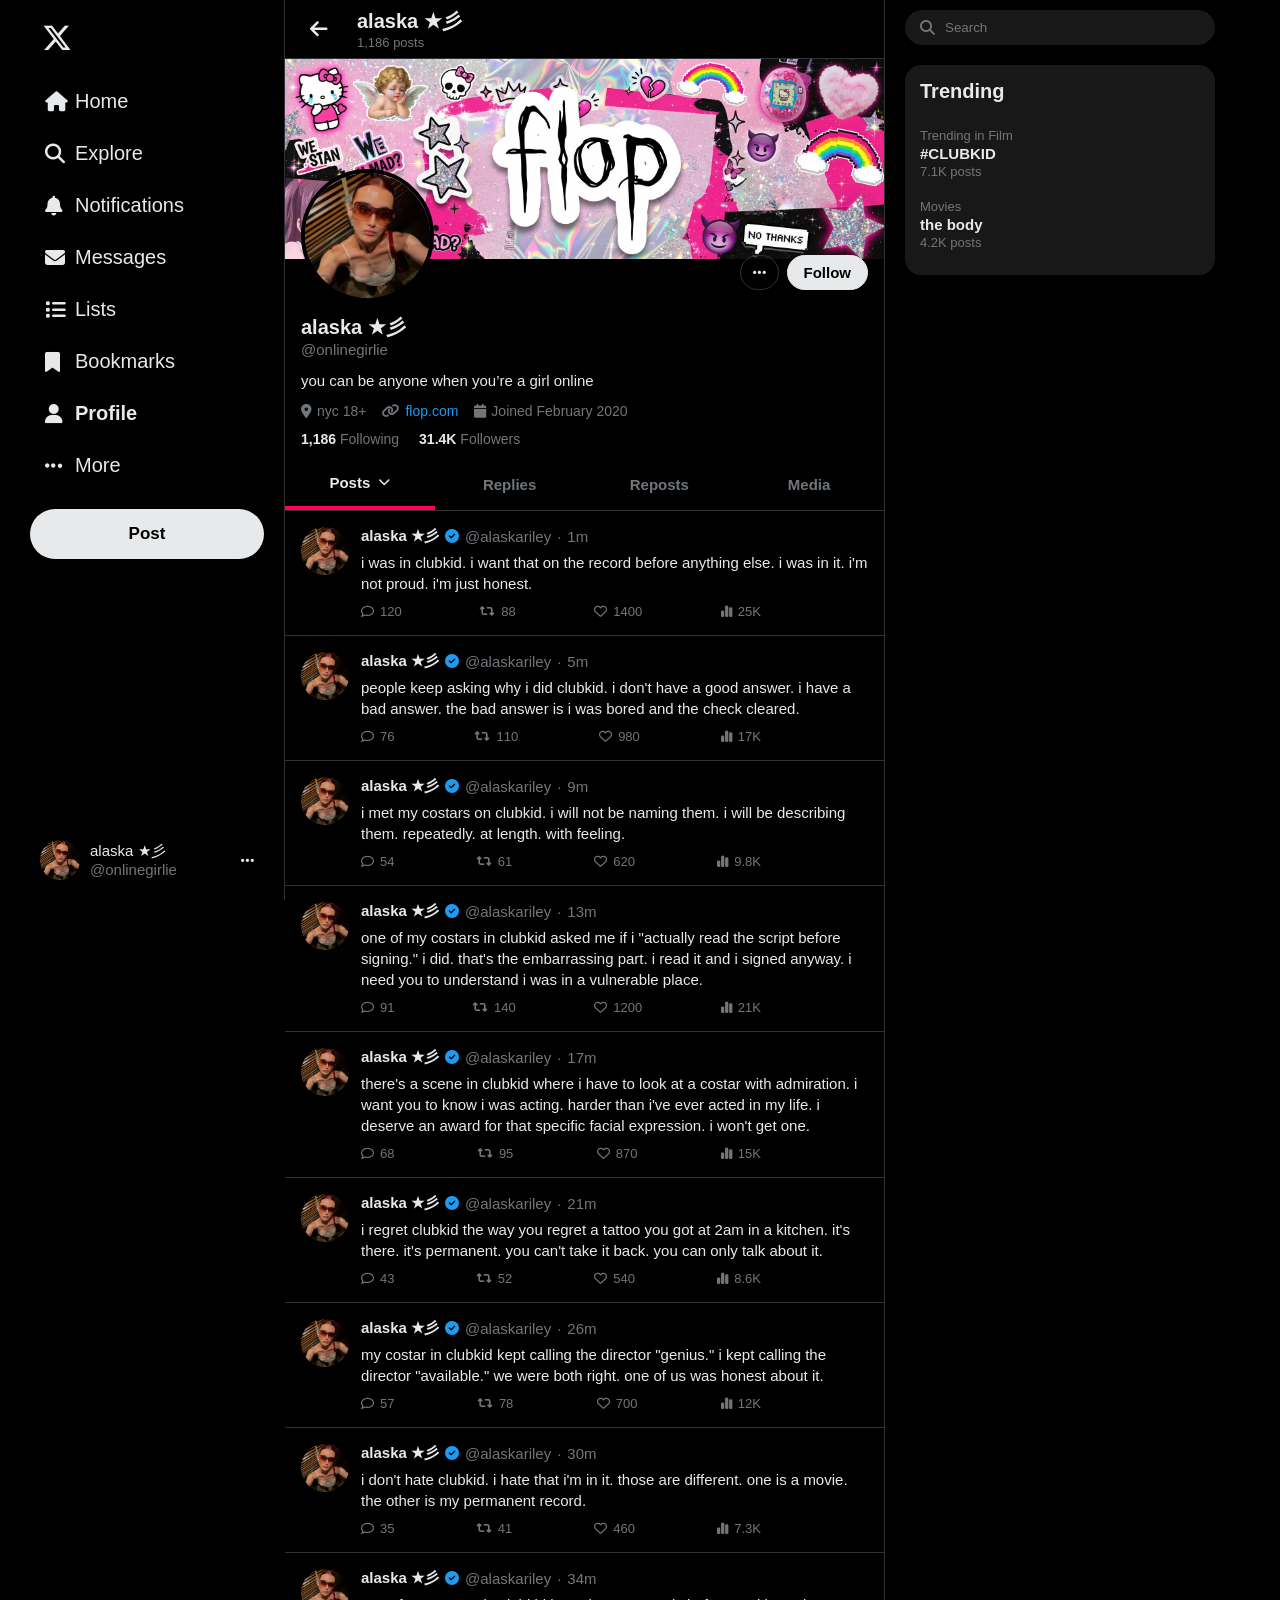
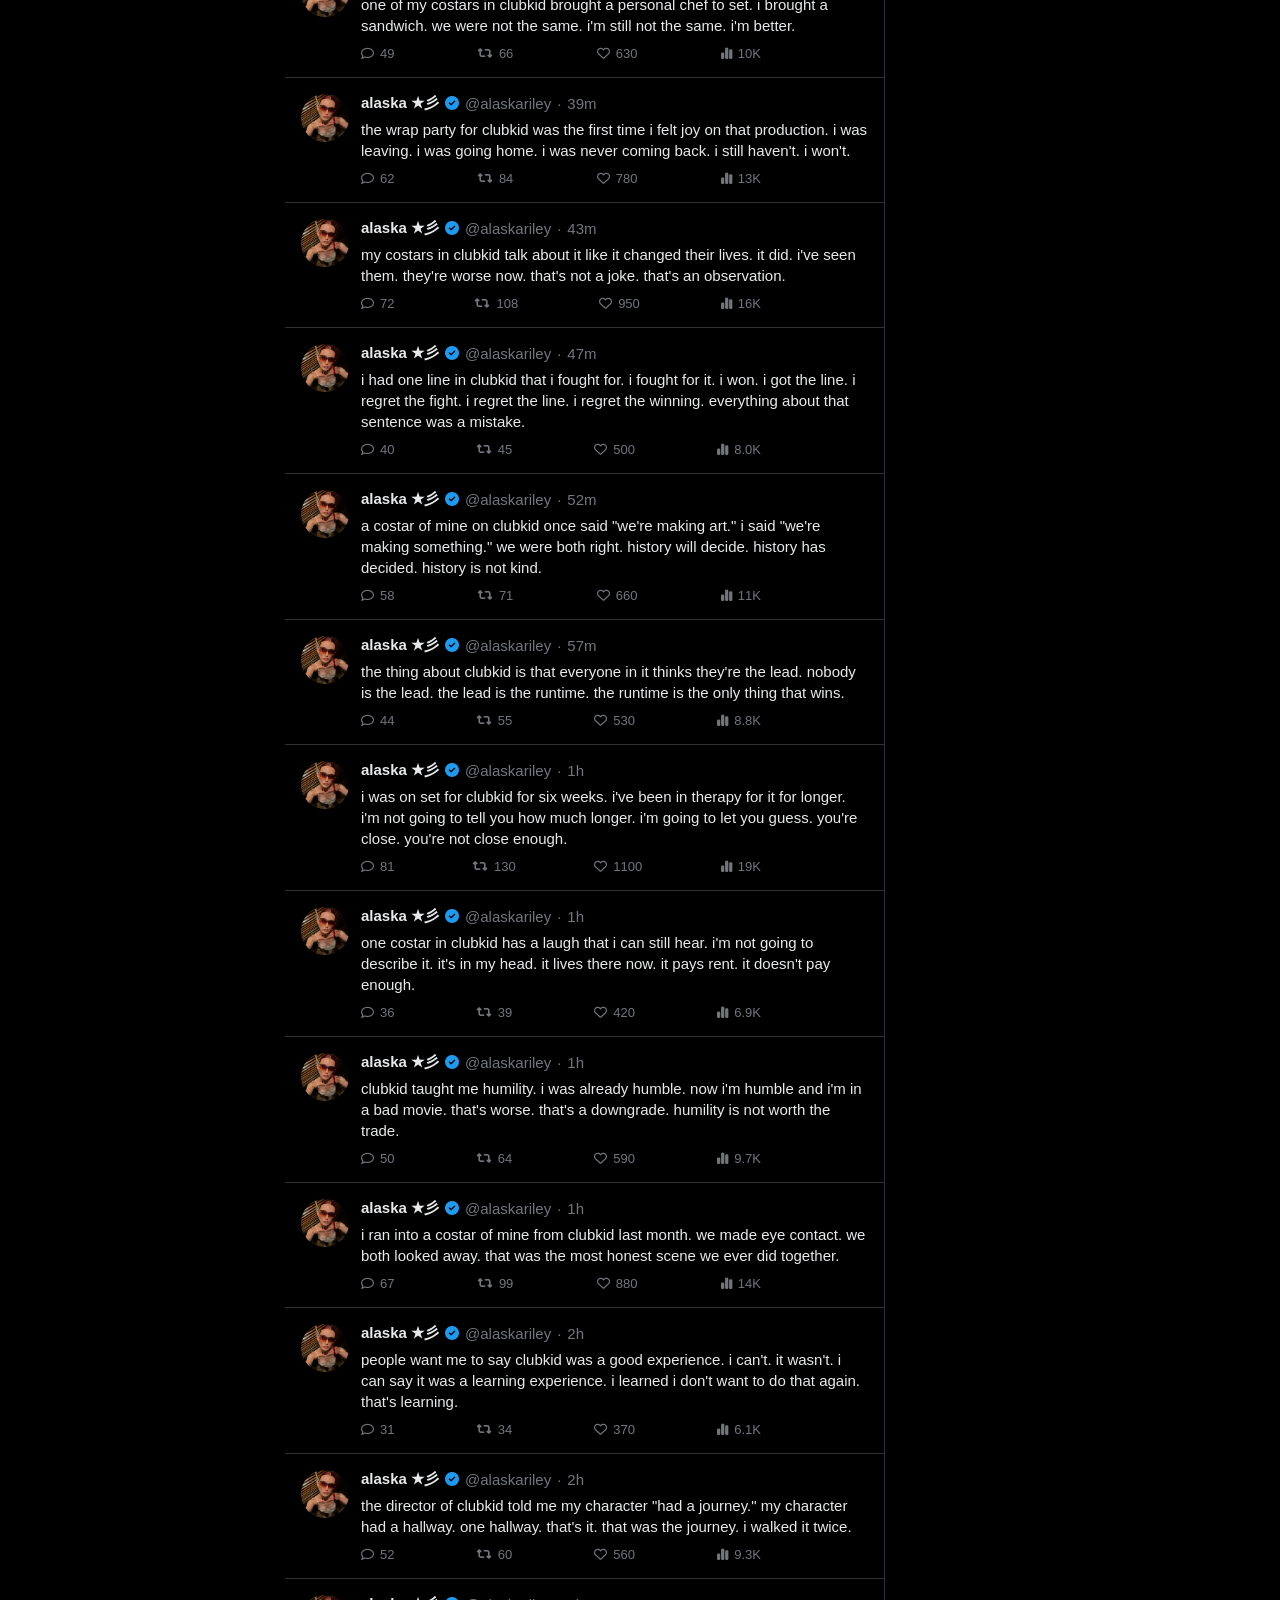
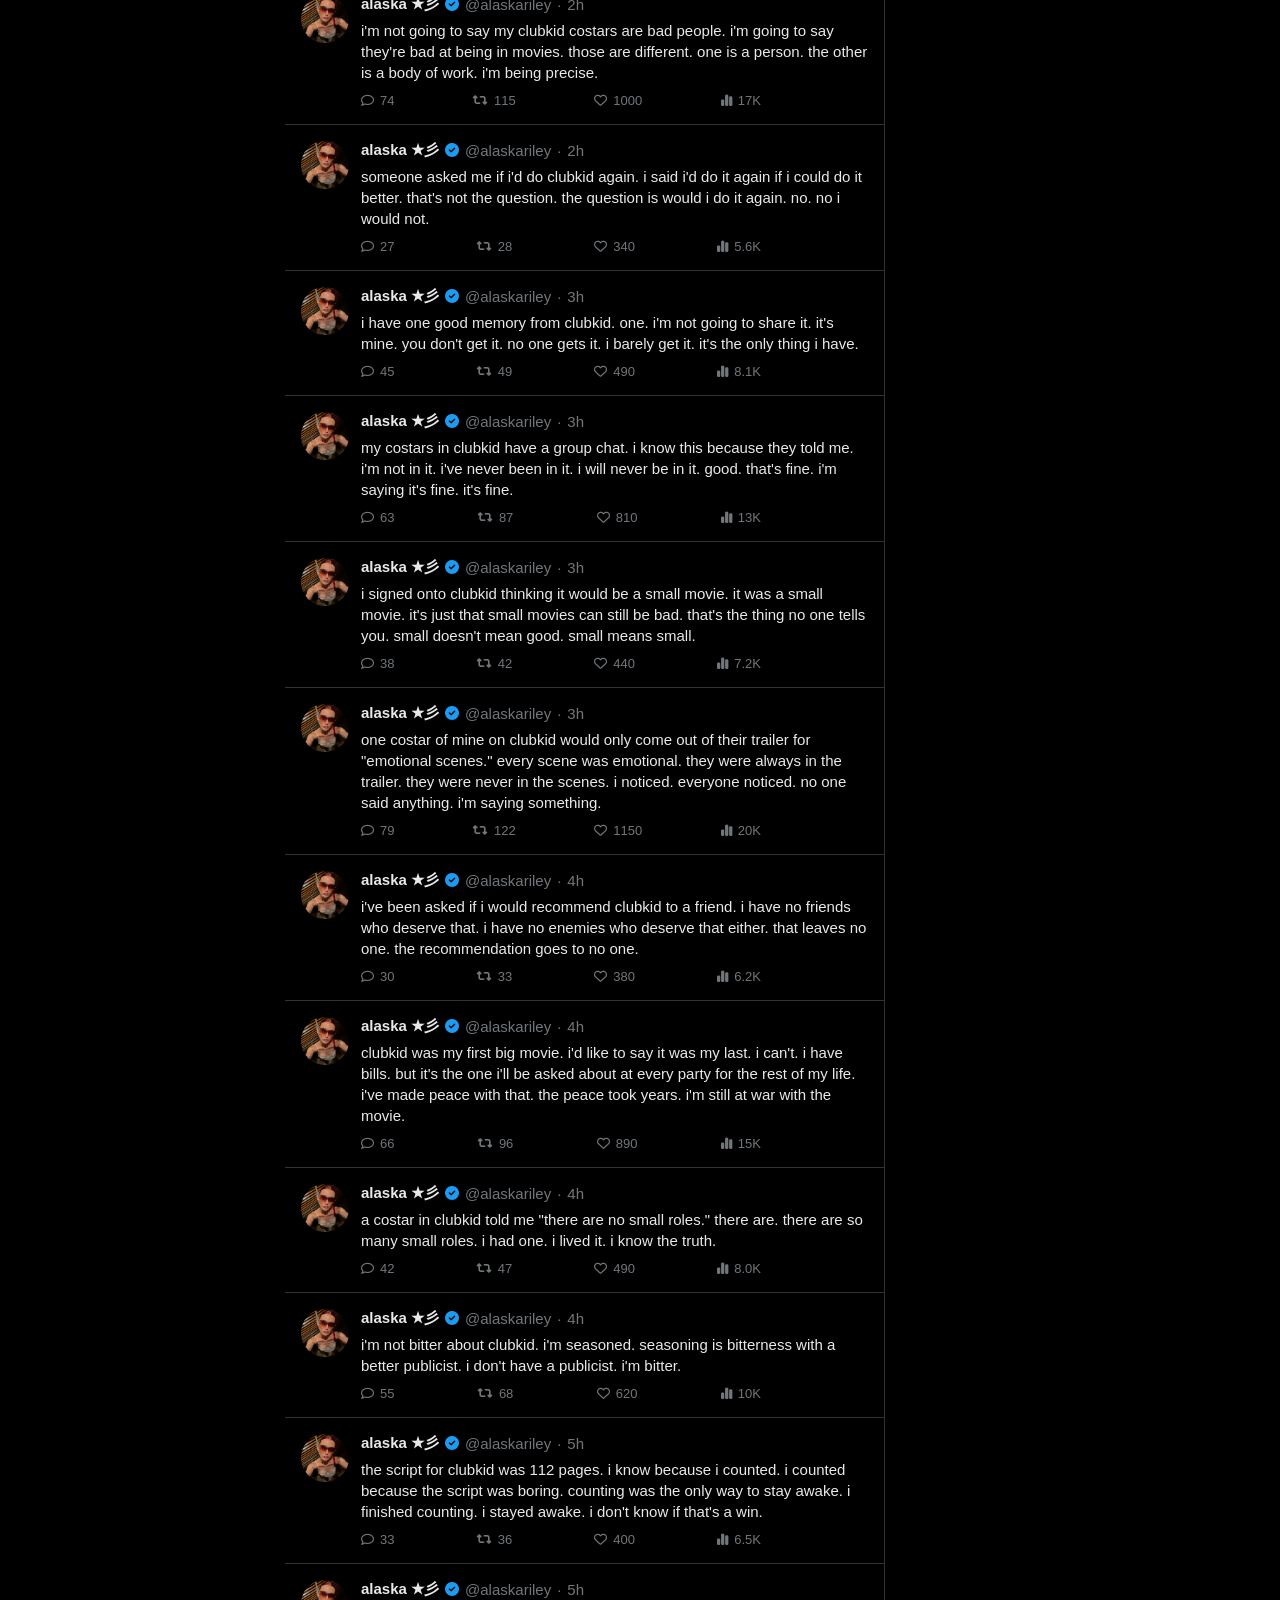
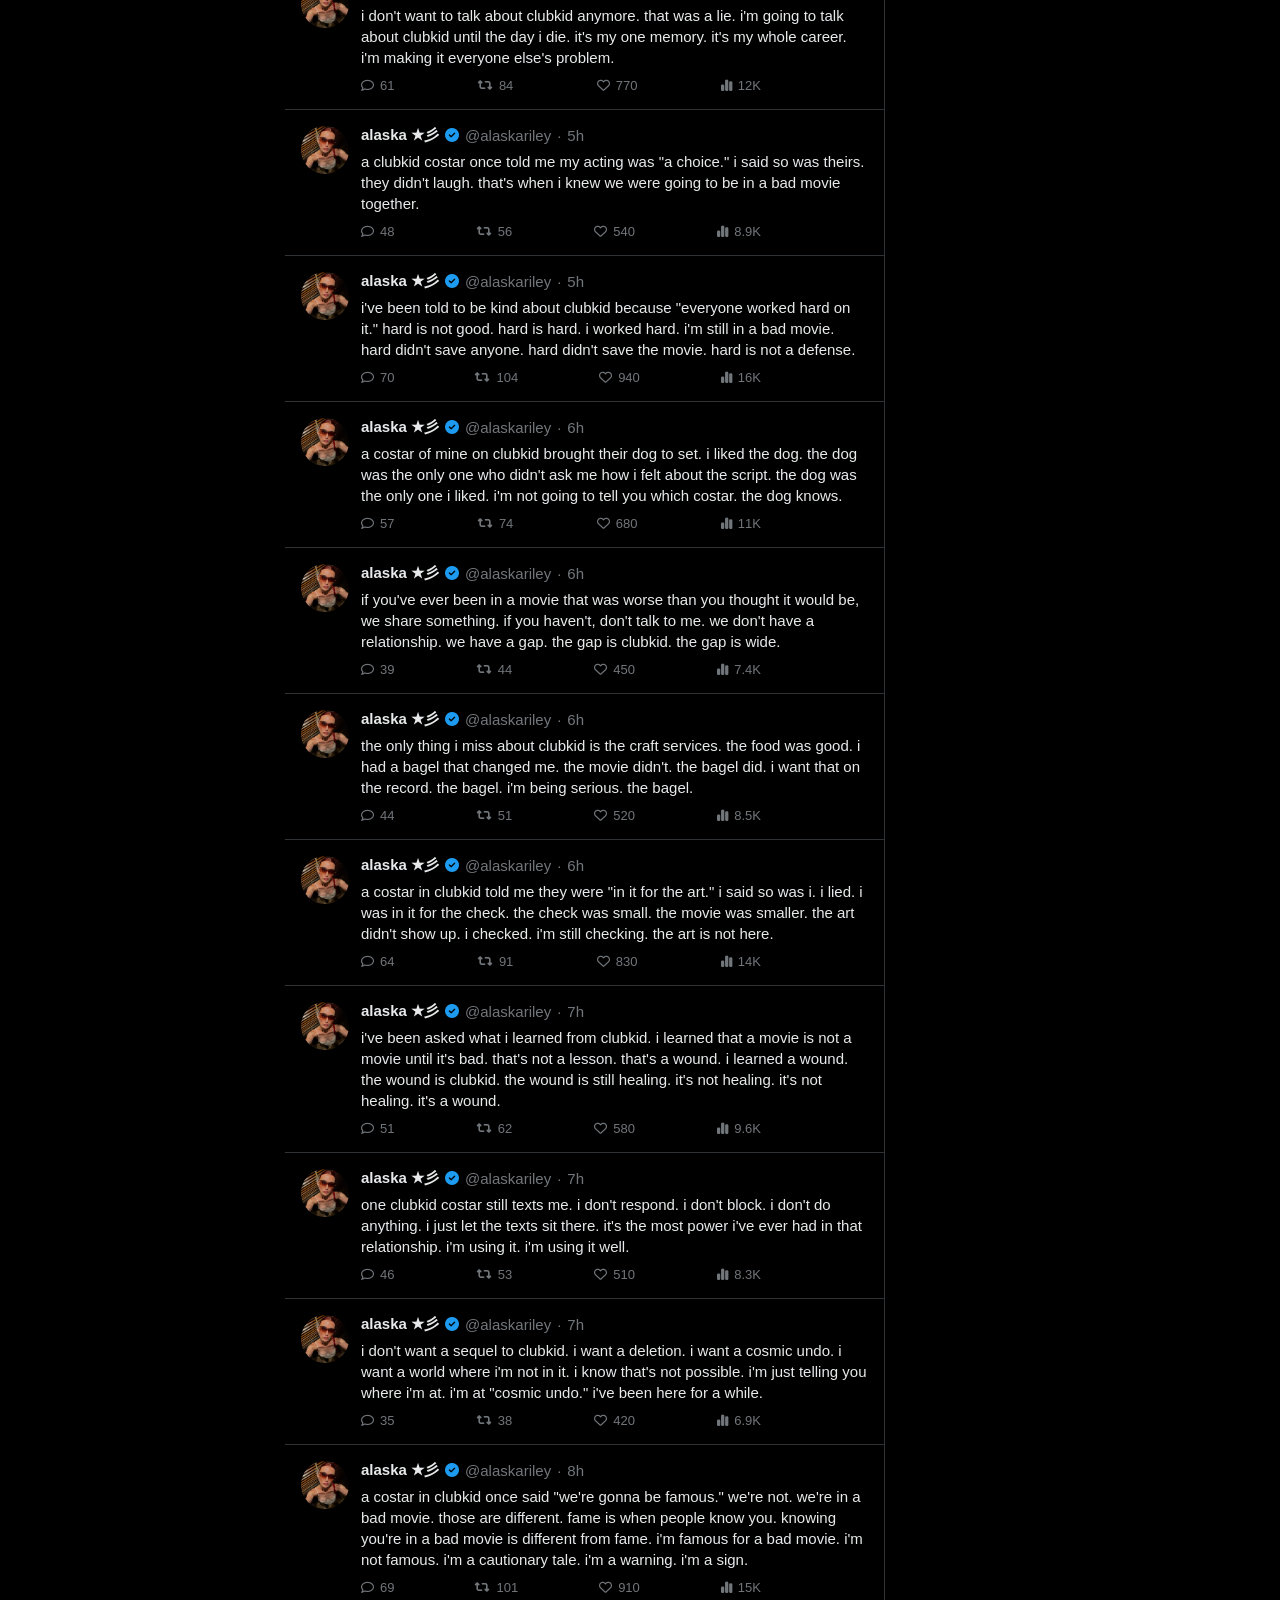
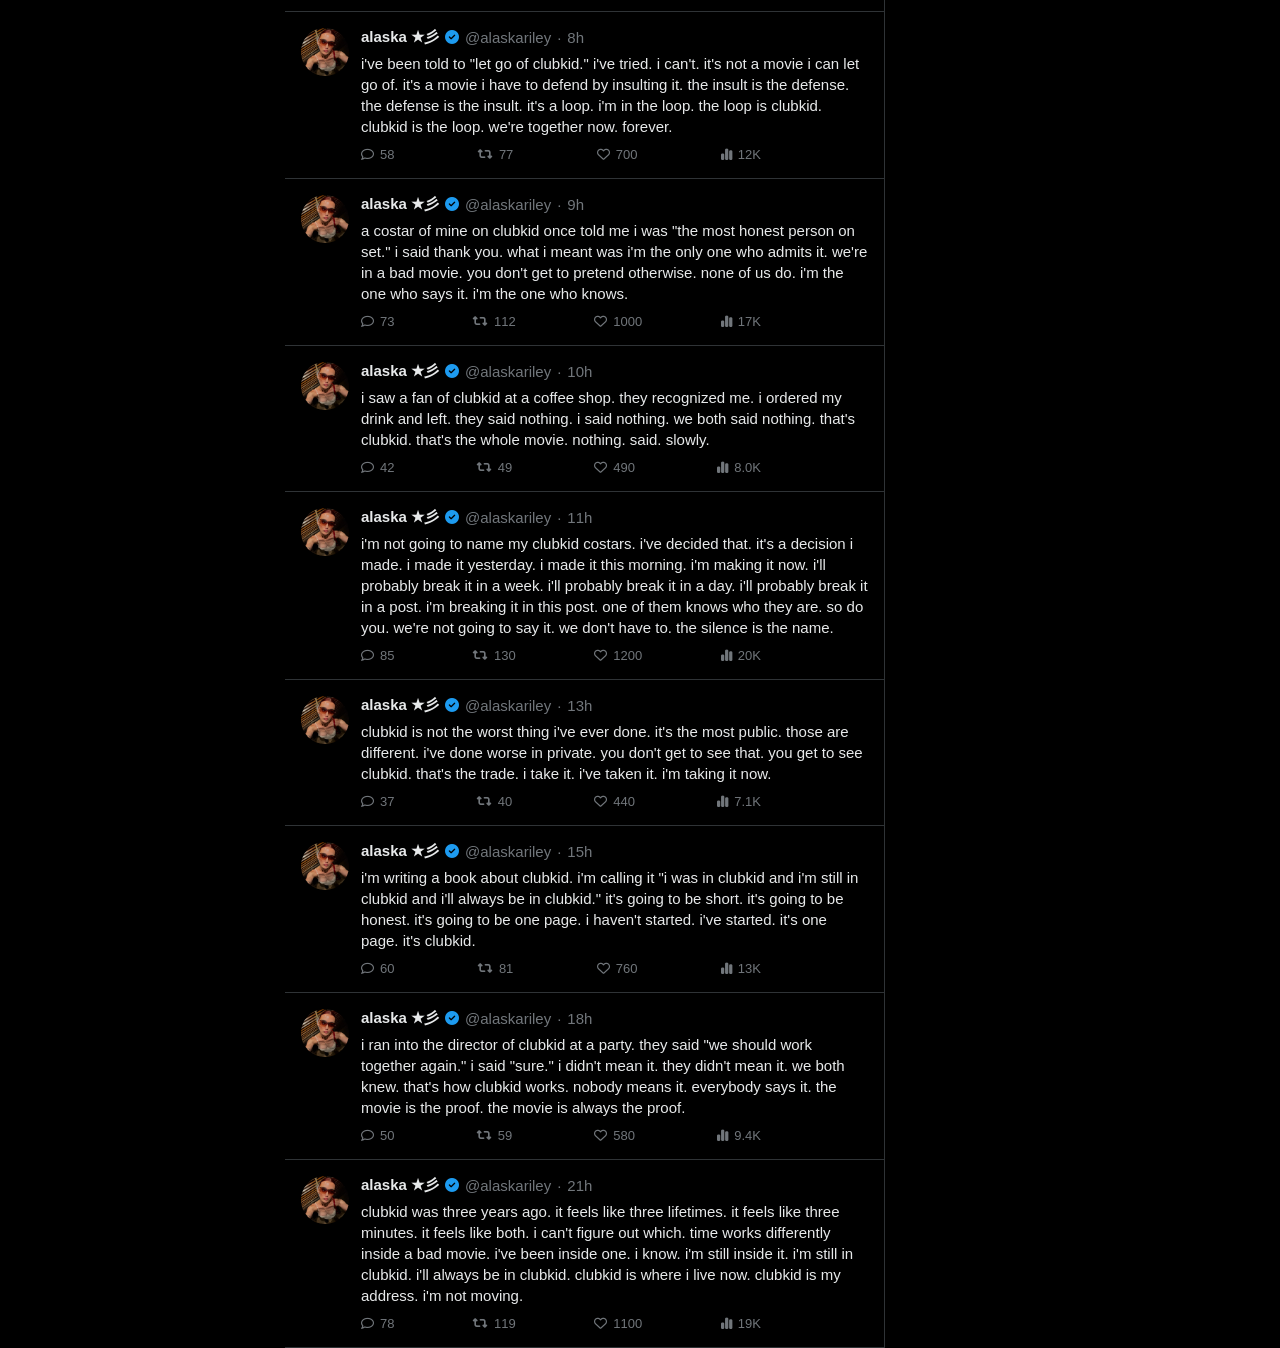
<file: index.html>
<!DOCTYPE html>
<html lang="en">
<head>
  <meta charset="UTF-8">
  <meta name="viewport" content="width=device-width, initial-scale=1.0">

  <!-- PRIMARY SEO -->
  <title>alaska ★彡 (@alaskariley) — alaska riley / onlinegirlie</title>
  <meta name="description" content="alaska ★彡, also known as alaska riley and @onlinegirlie. Home of the Clubkid post-mortem. Honest about a bad movie, permanently.">
  <meta name="keywords" content="alaska riley, onlinegirlie, alaska ★彡, alaskariley, Clubkid, Clubkid movie, alaska riley Clubkid, alaska riley actor">
  <meta name="author" content="alaska riley">
  <meta name="robots" content="index, follow, max-image-preview:large, max-snippet:-1, max-video-preview:-1">
  <meta name="theme-color" content="#000000">
  <link rel="canonical" href="https://alaskariley.com/">

  <!-- FAVICONS -->
  <link rel="icon" href="/favicon/favicon.ico" sizes="any">
  <link rel="icon" type="image/svg+xml" href="/favicon/favicon.svg">
  <link rel="icon" type="image/png" sizes="96x96" href="/favicon/favicon-96x96.png">
  <link rel="apple-touch-icon" sizes="180x180" href="/favicon/apple-touch-icon.png">
  <link rel="manifest" href="/favicon/site.webmanifest">

  <!-- OPEN GRAPH -->
  <meta property="og:type" content="profile">
  <meta property="og:site_name" content="alaska ★彡">
  <meta property="og:title" content="alaska ★彡 (@alaskariley) — alaska riley / onlinegirlie">
  <meta property="og:description" content="Honest about a bad movie, permanently. Home of the Clubkid post-mortem.">
  <meta property="og:url" content="https://alaskariley.com/">
  <meta property="og:image" content="https://alaskariley.com/lasker.jpg">
  <meta property="og:image:alt" content="alaska ★彡 (@alaskariley) profile photo">
  <meta property="og:image:width" content="1200">
  <meta property="og:image:height" content="630">
  <meta property="og:locale" content="en_US">
  <meta property="profile:first_name" content="alaska">
  <meta property="profile:last_name" content="riley">
  <meta property="profile:username" content="alaskariley">

  <!-- TWITTER CARD -->
  <meta name="twitter:card" content="summary_large_image">
  <meta name="twitter:site" content="@alaskariley">
  <meta name="twitter:creator" content="@alaskariley">
  <meta name="twitter:title" content="alaska ★彡 (@alaskariley) — alaska riley / onlinegirlie">
  <meta name="twitter:description" content="Honest about a bad movie, permanently. Home of the Clubkid post-mortem.">
  <meta name="twitter:image" content="https://alaskariley.com/lasker.jpg">
  <meta name="twitter:image:alt" content="alaska ★彡 (@alaskariley) profile photo">

  <!-- STRUCTURED DATA -->
  <script type="application/ld+json">
  {
    "@context": "https://schema.org",
    "@type": "Person",
    "name": "alaska riley",
    "alternateName": ["alaska ★彡", "onlinegirlie", "@alaskariley", "@onlinegirlie"],
    "url": "https://alaskariley.com/",
    "image": "https://alaskariley.com/lasker.jpg",
    "jobTitle": "Actor",
    "description": "alaska riley, known online as @onlinegirlie. Actor. Was in Clubkid. Has notes.",
    "sameAs": [
      "https://x.com/alaskariley"
    ],
    "knowsAbout": ["Acting", "Clubkid", "Film criticism", "Posting"]
  }
  </script>

  <!-- STYLES / ICONS -->
  <link rel="stylesheet" href="style.css?v=0.01">
  <link rel="preconnect" href="https://cdnjs.cloudflare.com" crossorigin>
  <link rel="stylesheet" href="https://cdnjs.cloudflare.com/ajax/libs/font-awesome/6.4.0/css/all.min.css">
</head>
<body>
  <div class="app-container">

    <!-- LEFT SIDEBAR -->
    <nav class="sidebar">
      <div class="logo"><i class="fa-brands fa-x-twitter"></i></div>
      <ul class="nav-links">
        <li><i class="fa-solid fa-house"></i> <span>Home</span></li>
        <li><i class="fa-solid fa-magnifying-glass"></i> <span>Explore</span></li>
        <li><i class="fa-solid fa-bell"></i> <span>Notifications</span></li>
        <li><i class="fa-solid fa-envelope"></i> <span>Messages</span></li>
        <li><i class="fa-solid fa-list"></i> <span>Lists</span></li>
        <li><i class="fa-solid fa-bookmark"></i> <span>Bookmarks</span></li>
        <li class="active"><i class="fa-solid fa-user"></i> <span>Profile</span></li>
        <li><i class="fa-solid fa-ellipsis"></i> <span>More</span></li>
      </ul>
      <button class="post-btn">Post</button>
      <div class="user-pill">
        <img src="/lasker.jpg" alt="alaska ★彡 (@alaskariley) profile photo">
        <div class="user-info">
          <span class="name">alaska ★彡</span>
          <span class="handle">@onlinegirlie</span>
        </div>
        <i class="fa-solid fa-ellipsis"></i>
      </div>
    </nav>

    <!-- MAIN PROFILE -->
    <main class="feed profile-page">
      
      <!-- MOBILE TOP NAV -->
      <header class="mobile-top-nav">
        <div class="logo"><i class="fa-brands fa-x-twitter"></i></div>
        <div class="mobile-auth">
          <a href="#" class="login-btn">Log in</a>
          <a href="#" class="signup-btn">Sign up</a>
        </div>
      </header>

      <!-- DESKTOP HEADER (Hidden on Mobile) -->
      <header class="profile-header">
        <button class="back-btn"><i class="fa-solid fa-arrow-left"></i></button>
        <div class="profile-header-text">
          <h1>alaska ★彡</h1>
          <span class="profile-tweet-count">1,186 posts</span>
        </div>
      </header>

      <!-- BANNER -->
      <div class="profile-banner">
        <img src="/banner.jpg" alt="alaska ★彡 banner">
      </div>

      <!-- AVATAR + ACTIONS ROW -->
      <div class="profile-avatar-row">
        <img class="profile-avatar" src="/lasker.jpg" alt="alaska ★彡 (@alaskariley) profile photo">
        <div class="profile-actions">
          <button class="action-btn mention-btn"><i class="fa-solid fa-ellipsis"></i></button>
          <button class="action-btn follow-btn" id="follow-btn">Follow</button>
        </div>
      </div>

      <!-- IDENTITY BLOCK -->
      <div class="profile-info">
        <h2 class="profile-name">
          alaska ★彡
        </h2>
        <span class="profile-handle">@onlinegirlie</span>
        <p class="profile-bio">
          you can be anyone when you’re a girl online
        </p>
        <div class="profile-meta">
          <span><i class="fa-solid fa-location-dot"></i> nyc 18+</span>
          <span><i class="fa-solid fa-link"></i> <a href="#" class="profile-link">flop.com</a></span>
          <span><i class="fa-solid fa-calendar"></i> Joined February 2020</span>
        </div>
        <div class="profile-stats">
          <a href="#" class="stat"><strong>1,186</strong> Following</a>
          <a href="#" class="stat"><strong>31.4K</strong> Followers</a>
        </div>
      </div>

      <!-- TABS -->
      <div class="profile-tabs">
        <span class="active">Posts <i class="fa-solid fa-chevron-down" style="font-size: 12px; margin-left: 4px;"></i></span>
        <span>Replies</span>
        <span>Reposts</span>
        <span>Media</span>
      </div>

      <!-- TIMELINE -->
      <div class="feed-container" id="feed-container">
        <!-- Posts injected by script.js -->
      </div>
    </main>

    <!-- RIGHT SIDEBAR -->
    <aside class="right-sidebar">
      <div class="search-box">
        <i class="fa-solid fa-magnifying-glass"></i>
        <input type="text" placeholder="Search">
      </div>
      <div class="trending">
        <h2>Trending</h2>
        <div class="trend-item">
          <span class="trend-category">Trending in Film</span>
          <span class="trend-topic">#CLUBKID</span>
          <span class="trend-stats">7.1K posts</span>
        </div>
        <div class="trend-item">
          <span class="trend-category">Movies</span>
          <span class="trend-topic">the body</span>
          <span class="trend-stats">4.2K posts</span>
        </div>
      </div>
    </aside>
  </div>

  <script src="parser.js"></script>
  <script src="script.js"></script>
</body>
</html>
</file>
<file: style.css>
:root {
  --bg-color: #000000;
  --border-color: #2f3336;
  --text-main: #e7e9ea;
  --text-muted: #71767b;
  --accent: #ff0055;
  --hover-bg: #181818;
}

* {
  box-sizing: border-box;
  margin: 0;
  padding: 0;
}

body {
  background-color: var(--bg-color);
  color: var(--text-main);
  font-family: -apple-system, BlinkMacSystemFont, "Segoe UI", Roboto, Helvetica, Arial, sans-serif;
  font-size: 15px;
  display: flex;
  justify-content: center;
  overflow-x: hidden;
  width: 100%;
}

.app-container {
  display: flex;
  width: 100%;
  max-width: 1260px;
  min-height: 100vh;
}

/* LEFT SIDEBAR */
.sidebar {
  width: 275px;
  padding: 10px 20px;
  border-right: 1px solid var(--border-color);
  display: flex;
  flex-direction: column;
  position: sticky;
  top: 0;
  height: 100vh;
  flex-shrink: 0;
}

.logo {
  font-size: 30px;
  padding: 12px;
  margin-bottom: 10px;
}

.nav-links {
  list-style: none;
}

.nav-links li {
  display: flex;
  align-items: center;
  padding: 12px 15px;
  margin-bottom: 5px;
  border-radius: 9999px;
  cursor: pointer;
  font-size: 20px;
  transition: background 0.2s;
}

.nav-links li:hover {
  background: var(--hover-bg);
}

.nav-links li.active {
  font-weight: bold;
}

.nav-links li i {
  width: 30px;
}

.post-btn {
  background: var(--text-main);
  color: var(--bg-color);
  border: none;
  padding: 15px;
  border-radius: 9999px;
  font-size: 17px;
  font-weight: bold;
  margin: 15px 0;
  cursor: pointer;
  transition: opacity 0.2s;
}

.post-btn:hover {
  opacity: 0.9;
}

.user-pill {
  display: flex;
  align-items: center;
  padding: 10px;
  border-radius: 9999px;
  margin-top: auto;
  cursor: pointer;
}

.user-pill:hover {
  background: var(--hover-bg);
}

.user-pill img {
  width: 40px;
  height: 40px;
  border-radius: 50%;
  margin-right: 10px;
  object-fit: cover;
}

.user-info {
  display: flex;
  flex-direction: column;
  flex: 1;
}

.user-info .handle {
  color: var(--text-muted);
}

/* MAIN FEED (PROFILE) */
.feed {
  flex: 1;
  border-right: 1px solid var(--border-color);
  max-width: 600px;
  min-width: 0;
}

/* MOBILE TOP NAV */
.mobile-top-nav {
  display: none;
  justify-content: space-between;
  align-items: center;
  padding: 12px 16px;
  background: var(--bg-color);
  position: sticky;
  top: 0;
  z-index: 20;
}

.mobile-top-nav .logo {
  font-size: 24px;
  padding: 0;
  margin: 0;
}

.mobile-auth {
  display: flex;
  gap: 12px;
  align-items: center;
}

.login-btn {
  color: var(--text-main);
  text-decoration: none;
  font-weight: bold;
  font-size: 15px;
  padding: 8px 16px;
  border-radius: 9999px;
}

.signup-btn {
  background: var(--text-main);
  color: var(--bg-color);
  text-decoration: none;
  font-weight: bold;
  font-size: 15px;
  padding: 8px 16px;
  border-radius: 9999px;
}

/* DESKTOP HEADER */
.profile-header {
  display: flex;
  align-items: center;
  gap: 20px;
  padding: 8px 16px;
  border-bottom: 1px solid var(--border-color);
  backdrop-filter: blur(12px);
  position: sticky;
  top: 0;
  background: rgba(0, 0, 0, 0.65);
  z-index: 10;
}

.back-btn {
  background: transparent;
  border: none;
  color: var(--text-main);
  font-size: 20px;
  width: 36px;
  height: 36px;
  border-radius: 50%;
  cursor: pointer;
  display: flex;
  align-items: center;
  justify-content: center;
  transition: background 0.2s;
}

.back-btn:hover {
  background: var(--hover-bg);
}

.profile-header-text {
  display: flex;
  flex-direction: column;
}

.profile-header-text h1 {
  font-size: 20px;
}

.profile-tweet-count {
  font-size: 13px;
  color: var(--text-muted);
}

/* BANNER */
.profile-banner {
  width: 100%;
  aspect-ratio: 3 / 1;
  overflow: hidden;
  background: linear-gradient(135deg, #1a1a2e, #16213e, #0f3460);
}

.profile-banner img {
  width: 100%;
  height: 100%;
  object-fit: cover;
  display: block;
}

/* AVATAR + ACTIONS */
.profile-avatar-row {
  position: relative;
  padding: 0 16px;
  margin-top: -15%;
  display: flex;
  justify-content: space-between;
  align-items: flex-end;
}

.profile-avatar {
  width: 133px;
  height: 133px;
  border-radius: 50%;
  border: 4px solid var(--bg-color);
  object-fit: cover;
  background: var(--bg-color);
}

.profile-actions {
  display: flex;
  gap: 8px;
  align-items: center;
  margin-bottom: 12px;
}

.action-btn {
  background: transparent;
  color: var(--text-main);
  border: 1px solid var(--border-color);
  padding: 8px 16px;
  border-radius: 9999px;
  font-weight: bold;
  font-size: 15px;
  cursor: pointer;
  transition: background 0.2s;
}

.action-btn:hover {
  background: var(--hover-bg);
}

.mention-btn {
  padding: 8px 12px;
}

.follow-btn {
  background: var(--text-main);
  color: var(--bg-color);
  border: 1px solid var(--text-main);
}

.follow-btn:hover {
  background: #d7dbdc;
}

/* IDENTITY BLOCK */
.profile-info {
  padding: 12px 16px;
}

.profile-name {
  font-size: 20px;
  font-weight: 800;
  display: flex;
  align-items: center;
  gap: 6px;
}

.profile-handle {
  color: var(--text-muted);
  font-size: 15px;
  display: block;
  margin-bottom: 12px;
}

.profile-bio {
  font-size: 15px;
  line-height: 1.4;
  margin-bottom: 12px;
}

.profile-meta {
  display: flex;
  flex-wrap: wrap;
  gap: 16px;
  color: var(--text-muted);
  font-size: 14px;
  margin-bottom: 12px;
}

.profile-meta span {
  display: flex;
  align-items: center;
  gap: 5px;
}

.profile-link {
  color: #1d9bf0;
  text-decoration: none;
}

.profile-link:hover {
  text-decoration: underline;
}

.profile-stats {
  display: flex;
  gap: 20px;
  font-size: 14px;
  color: var(--text-muted);
}

.profile-stats .stat {
  color: var(--text-muted);
  text-decoration: none;
}

.profile-stats .stat strong {
  color: var(--text-main);
}

.profile-stats .stat:hover {
  text-decoration: underline;
}

/* TABS */
.profile-tabs {
  display: flex;
  border-bottom: 1px solid var(--border-color);
}

.profile-tabs span {
  flex: 1;
  text-align: center;
  padding: 15px;
  cursor: pointer;
  color: var(--text-muted);
  font-weight: bold;
  transition: background 0.2s;
  display: flex;
  justify-content: center;
  align-items: center;
  gap: 4px;
}

.profile-tabs span:hover {
  background: var(--hover-bg);
}

.profile-tabs span.active {
  color: var(--text-main);
  border-bottom: 4px solid var(--accent);
}

/* POSTS */
.post {
  border-bottom: 1px solid var(--border-color);
  padding: 16px;
  display: flex;
  gap: 12px;
  cursor: pointer;
  transition: background 0.2s;
}

.post:hover {
  background: var(--hover-bg);
}

.post-avatar {
  width: 48px;
  height: 48px;
  border-radius: 50%;
  object-fit: cover;
  flex-shrink: 0;
}

.post-body {
  flex: 1;
  min-width: 0;
}

.post-head {
  display: flex;
  align-items: center;
  gap: 6px;
  font-size: 15px;
}

.post-name {
  font-weight: 700;
}

.post-handle,
.post-time,
.post-dot {
  color: var(--text-muted);
  font-weight: 400;
}

.verified {
  color: #1d9bf0;
  font-size: 14px;
}

.post-text {
  margin: 6px 0 10px;
  font-size: 15px;
  line-height: 1.4;
  white-space: pre-wrap;
  word-wrap: break-word;
  overflow-wrap: break-word;
}

.post-actions {
  display: flex;
  justify-content: space-between;
  max-width: 400px;
  color: var(--text-muted);
  font-size: 13px;
}

.post-actions span {
  display: flex;
  align-items: center;
  gap: 6px;
  cursor: pointer;
  transition: color 0.2s;
}

.post-actions span:hover {
  color: var(--accent);
}

/* RIGHT SIDEBAR */
.right-sidebar {
  width: 350px;
  padding: 10px 20px;
  display: flex;
  flex-direction: column;
  gap: 20px;
  flex-shrink: 0;
}

.search-box {
  background: var(--hover-bg);
  padding: 10px 15px;
  border-radius: 9999px;
  display: flex;
  align-items: center;
  color: var(--text-muted);
}

.search-box input {
  background: transparent;
  border: none;
  color: var(--text-main);
  margin-left: 10px;
  outline: none;
  width: 100%;
}

.trending {
  background: var(--hover-bg);
  border-radius: 16px;
  padding: 15px;
}

.trending h2 {
  font-size: 20px;
  margin-bottom: 15px;
}

.trend-item {
  display: flex;
  flex-direction: column;
  padding: 10px 0;
  cursor: pointer;
}

.trend-item:hover {
  background: rgba(255, 255, 255, 0.05);
}

.trend-category,
.trend-stats {
  font-size: 13px;
  color: var(--text-muted);
}

.trend-topic {
  font-weight: bold;
  margin: 2px 0;
}

/* UTILS */
.visually-hidden {
  position: absolute;
  width: 1px;
  height: 1px;
  padding: 0;
  margin: -1px;
  overflow: hidden;
  clip: rect(0, 0, 0, 0);
  white-space: nowrap;
  border: 0;
}

/* --- RESPONSIVE (MOBILE OPTIMIZED) --- */

@media (max-width: 1024px) {
  .right-sidebar {
    display: none;
  }
}

@media (max-width: 768px) {
  .sidebar {
    display: none;
  }

  .feed {
    width: 100%;
    max-width: 100%;
    border-right: none;
  }

  .mobile-top-nav {
    display: flex;
  }

  .profile-header {
    display: none;
  }

  .profile-banner {
    aspect-ratio: 3 / 1;
    width: 100%;
    border-radius: 0;
  }

  .profile-avatar-row {
    padding: 0 16px;
    margin-top: -15%;
  }

  .profile-avatar {
    width: 80px;
    height: 80px;
    border-width: 4px;
  }

  .profile-actions {
    width: 100%;
    margin-bottom: 12px;
    gap: 8px;
  }

  .action-btn {
    flex: 1;
    padding: 8px 0;
    font-size: 15px;
    text-align: center;
  }

  .mention-btn {
    display: none;
  }

  .profile-info {
    padding: 12px;
  }
  
  .profile-bio {
    font-size: 15px;
  }

  .profile-tabs span {
    font-size: 14px;
    padding: 12px 0;
  }

  .post {
    padding: 12px;
  }
}
</file>
